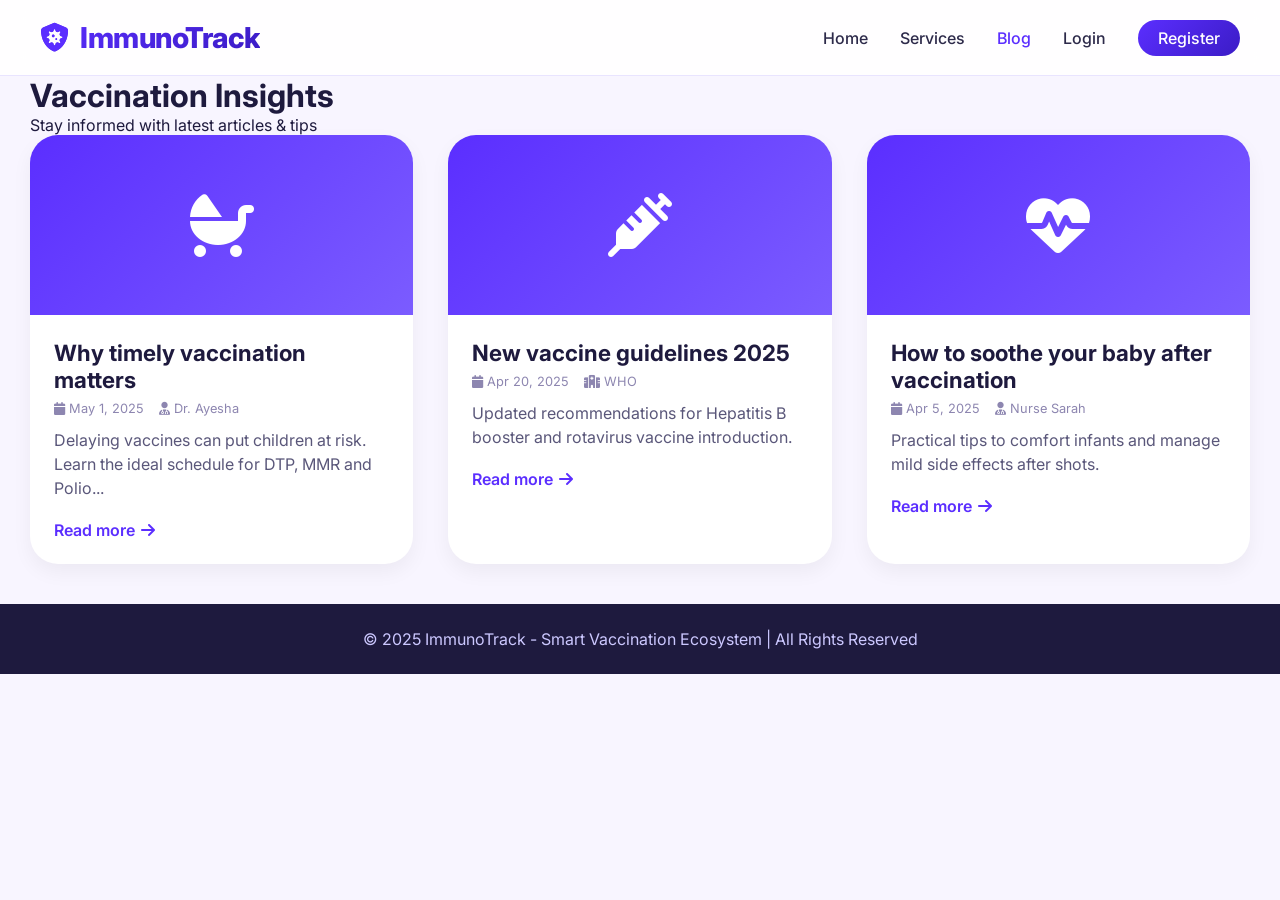
<file: blog.html>
<!DOCTYPE html>
<html lang="en">

<head>
    <meta charset="UTF-8">
    <meta name="viewport" content="width=device-width, initial-scale=1.0">
    <title>Blog | ImmunoTrack</title>
    <link href="https://fonts.googleapis.com/css2?family=Inter:opsz,wght@14..32,300;400;500;600;700;800&display=swap"
        rel="stylesheet">

    <link rel="stylesheet" href="https://cdnjs.cloudflare.com/ajax/libs/font-awesome/6.4.0/css/all.min.css">
    <link rel="stylesheet" href="css/frontend.css">
   
</head>

<body>
    <nav class="navbar">
        <div class="logo"><i class="fas fa-shield-virus"></i> ImmunoTrack</div>
        <ul class="nav-links">
            <li><a href="index.html">Home</a></li>
            <li><a href="services.html">Services</a></li>
            <li><a href="blog.html" class="active">Blog</a></li>
            <li><a href="login.html">Login</a></li>
            <li><a href="register.html" class="btn-nav">Register</a></li>
        </ul>
    </nav>
    <div class="container">
        <div class="page-header">
            <h1>Vaccination Insights</h1>
            <p>Stay informed with latest articles & tips</p>
        </div>
        <div class="blog-grid">
            <div class="blog-card">
                <div class="blog-img"><i class="fas fa-baby-carriage"></i></div>
                <div class="blog-content">
                    <h3>Why timely vaccination matters</h3>
                    <div class="blog-meta"><span><i class="fas fa-calendar"></i> May 1, 2025</span><span><i
                                class="fas fa-user-md"></i> Dr. Ayesha</span></div>
                    <p>Delaying vaccines can put children at risk. Learn the ideal schedule for DTP, MMR and Polio...
                    </p>
                    <a href="#" class="read-more">Read more <i class="fas fa-arrow-right"></i></a>
                </div>
            </div>
            <div class="blog-card">
                <div class="blog-img"><i class="fas fa-syringe"></i></div>
                <div class="blog-content">
                    <h3>New vaccine guidelines 2025</h3>
                    <div class="blog-meta"><span><i class="fas fa-calendar"></i> Apr 20, 2025</span><span><i
                                class="fas fa-hospital"></i> WHO</span></div>
                    <p>Updated recommendations for Hepatitis B booster and rotavirus vaccine introduction.</p>
                    <a href="#" class="read-more">Read more <i class="fas fa-arrow-right"></i></a>
                </div>
            </div>
            <div class="blog-card">
                <div class="blog-img"><i class="fas fa-heartbeat"></i></div>
                <div class="blog-content">
                    <h3>How to soothe your baby after vaccination</h3>
                    <div class="blog-meta"><span><i class="fas fa-calendar"></i> Apr 5, 2025</span><span><i
                                class="fas fa-user-md"></i> Nurse Sarah</span></div>
                    <p>Practical tips to comfort infants and manage mild side effects after shots.</p>
                    <a href="#" class="read-more">Read more <i class="fas fa-arrow-right"></i></a>
                </div>
            </div>
        </div>
    </div>
    <footer>
        <p>© 2025 ImmunoTrack - Smart Vaccination Ecosystem | All Rights Reserved</p>
    </footer>
    <script src"js/frontend.js"></script>
</body>

</html>
</file>
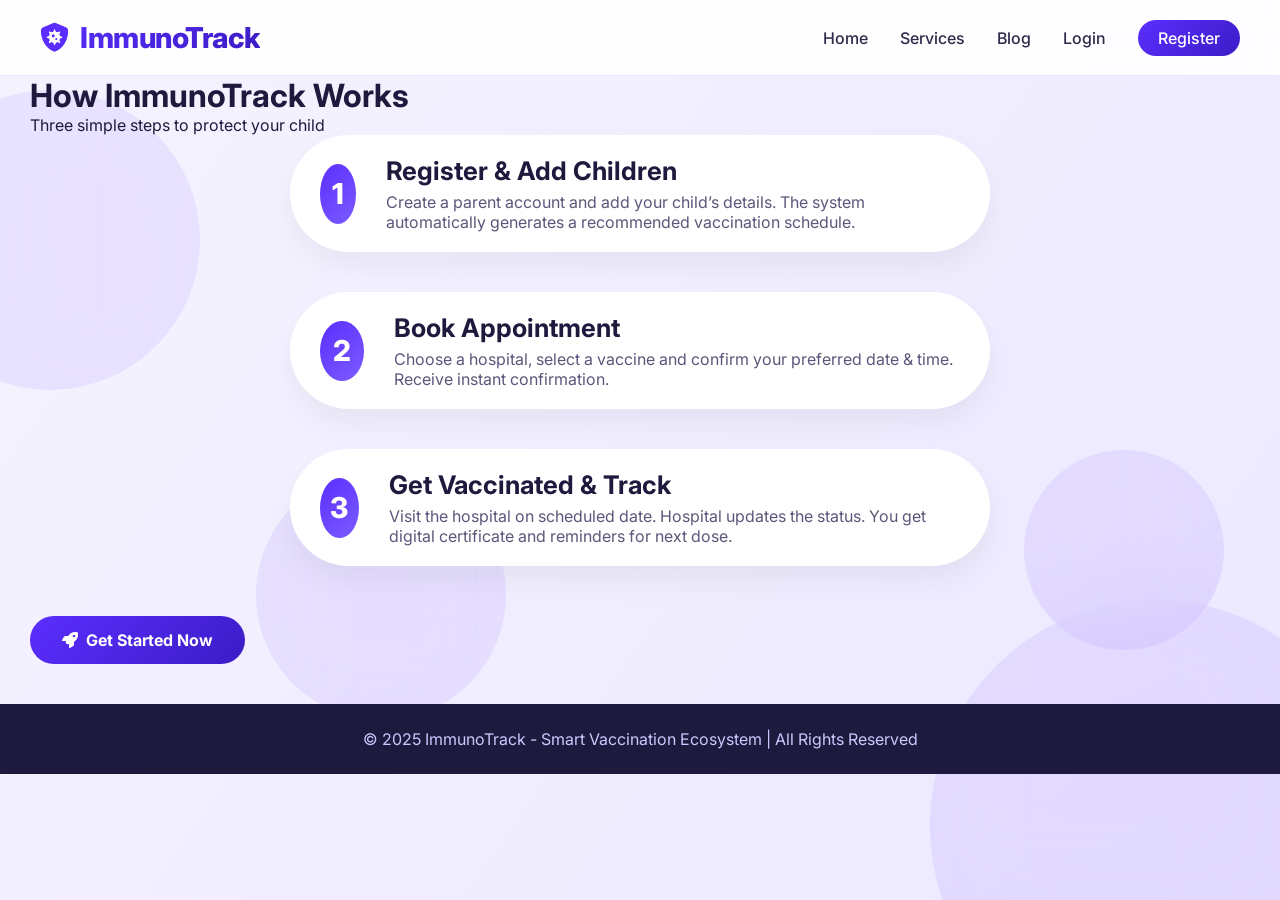
<file: How it works.html>
<!DOCTYPE html>
<html lang="en">

<head>
    <meta charset="UTF-8">
    <meta name="viewport" content="width=device-width, initial-scale=1.0">
    <title>How It Works | ImmunoTrack</title>
    <link href="https://fonts.googleapis.com/css2?family=Inter:opsz,wght@14..32,300;400;500;600;700;800&display=swap"
        rel="stylesheet">
    <link rel="stylesheet" href="https://cdnjs.cloudflare.com/ajax/libs/font-awesome/6.4.0/css/all.min.css">
    <link rel="stylesheet" href="css/frontend.css">
   
</head>

<body>
    <div class="animated-bg"></div>
<div class="floating-shapes">
    <div class="shape-bg-1"></div>
    <div class="shape-bg-2"></div>
    <div class="shape-bg-3"></div>
    <div class="shape-bg-4"></div>
</div>
    <nav class="navbar">
        <div class="logo"><i class="fas fa-shield-virus"></i> ImmunoTrack</div>
        <ul class="nav-links">
            <li><a href="index.html">Home</a></li>
            <li><a href="services.html">Services</a></li>
            <li><a href="blog.html">Blog</a></li>
            <li><a href="login.html">Login</a></li>
            <li><a href="register.html" class="btn-nav">Register</a></li>
        </ul>
    </nav>
    <div class="container">
        <h1>How ImmunoTrack Works</h1>
        <div class="sub">Three simple steps to protect your child</div>
        <div class="steps">
            <div class="step">
                <div class="step-number">1</div>
                <div class="step-text">
                    <h3>Register & Add Children</h3>
                    <p>Create a parent account and add your child’s details. The system automatically generates a
                        recommended vaccination schedule.</p>
                </div>
            </div>
            <div class="step">
                <div class="step-number">2</div>
                <div class="step-text">
                    <h3>Book Appointment</h3>
                    <p>Choose a hospital, select a vaccine and confirm your preferred date & time. Receive instant
                        confirmation.</p>
                </div>
            </div>
            <div class="step">
                <div class="step-number">3</div>
                <div class="step-text">
                    <h3>Get Vaccinated & Track</h3>
                    <p>Visit the hospital on scheduled date. Hospital updates the status. You get digital certificate
                        and reminders for next dose.</p>
                </div>
            </div>
        </div>
        <a href="../register.html" class="btn-cta"><i class="fas fa-rocket"></i> Get Started Now</a>
    </div>
    <footer>
        <p>© 2025 ImmunoTrack - Smart Vaccination Ecosystem | All Rights Reserved</p>
    </footer>
</body>

</html>
</file>
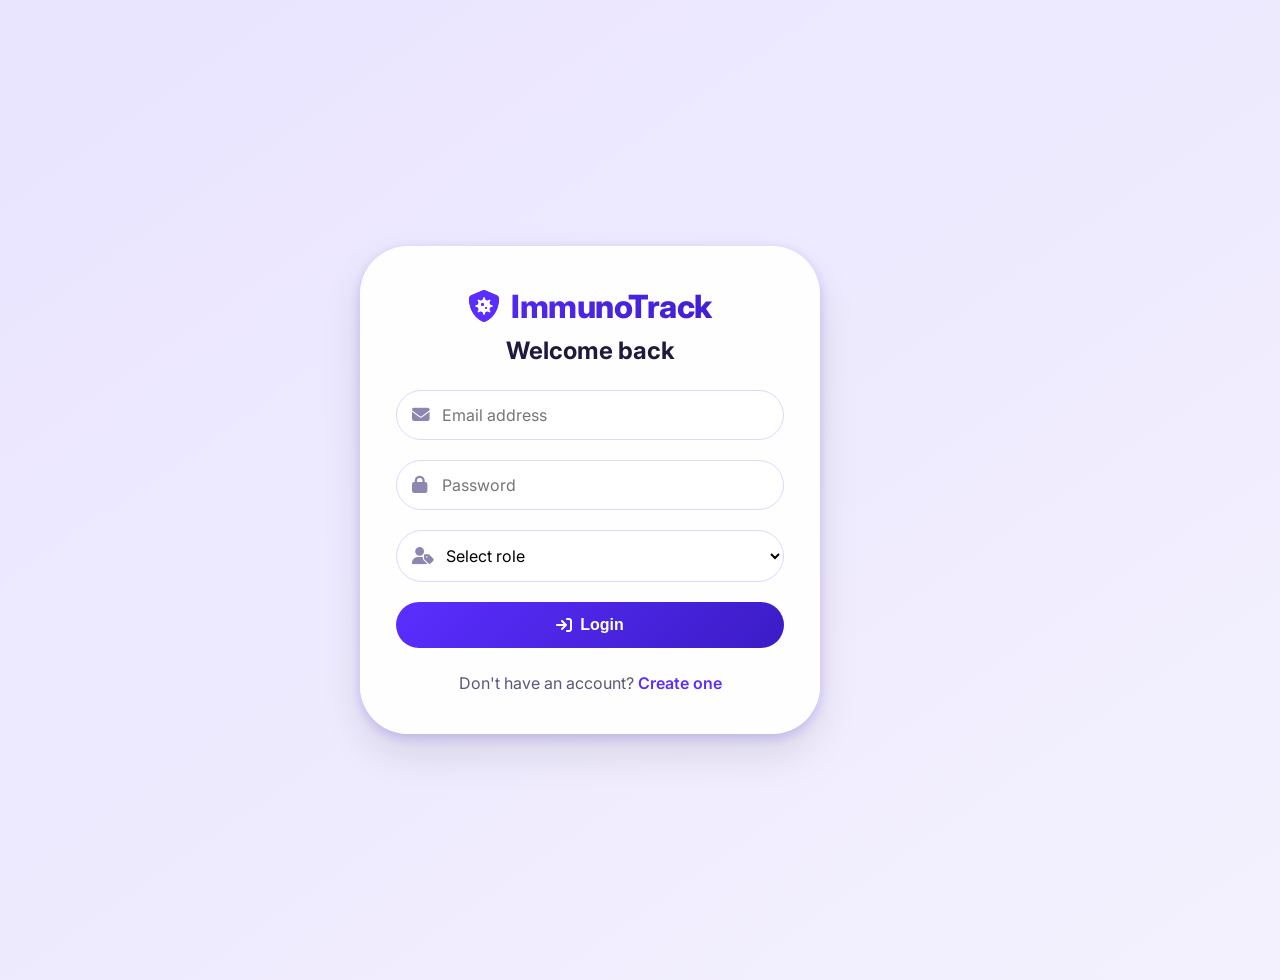
<file: login.html>
<!DOCTYPE html>
<html lang="en">

<head>
    <meta charset="UTF-8">
    <meta name="viewport" content="width=device-width, initial-scale=1.0">
    <title>Login | ImmunoTrack</title>
    <link
        href="https://fonts.googleapis.com/css2?family=Inter:opsz,wght@14..32,300;14..32,400;14..32,600;14..32,700;14..32,800&display=swap"
        rel="stylesheet">
    <link rel="stylesheet" href="https://cdnjs.cloudflare.com/ajax/libs/font-awesome/6.4.0/css/all.min.css">
    
    <link rel="stylesheet" href="css/frontend.css">
</head>

<body>
    
<body>

    <div
        style=" margin-right:100px; display: flex; justify-content: center; align-items: center; min-height: 100vh; width: 100vw; position: relative; z-index: 5; padding: 20px;">

        <div class="login-container">
            <div class="logo"><i class="fas fa-shield-virus"></i> ImmunoTrack</div>
            <h2>Welcome back</h2>
            <form id="loginForm">
                <div class="input-group">
                    <i class="fas fa-envelope"></i>
                    <input type="email" id="email" placeholder="Email address" required>
                </div>
                <div class="input-group">
                    <i class="fas fa-lock"></i>
                    <input type="password" id="password" placeholder="Password" required>
                </div>
                <div class="input-group">
                    <i class="fas fa-user-tag"></i>
                    <select id="role" required>
                        <option value="">Select role</option>
                        <option value="parent">Parent</option>
                        <option value="hospital">Hospital</option>

                    </select>
                </div>
                <button type="submit" class="btn-login"><i class="fas fa-arrow-right-to-bracket"></i> Login</button>
                <div id="loginError" class="error-msg"></div>
            </form>
            <div class="register-link">
                Don't have an account? <a href="register.html">Create one</a>
            </div>
        </div>
    </div>

 
    <script src="js/frontend.js"></script>
</body>

</html>
</file>
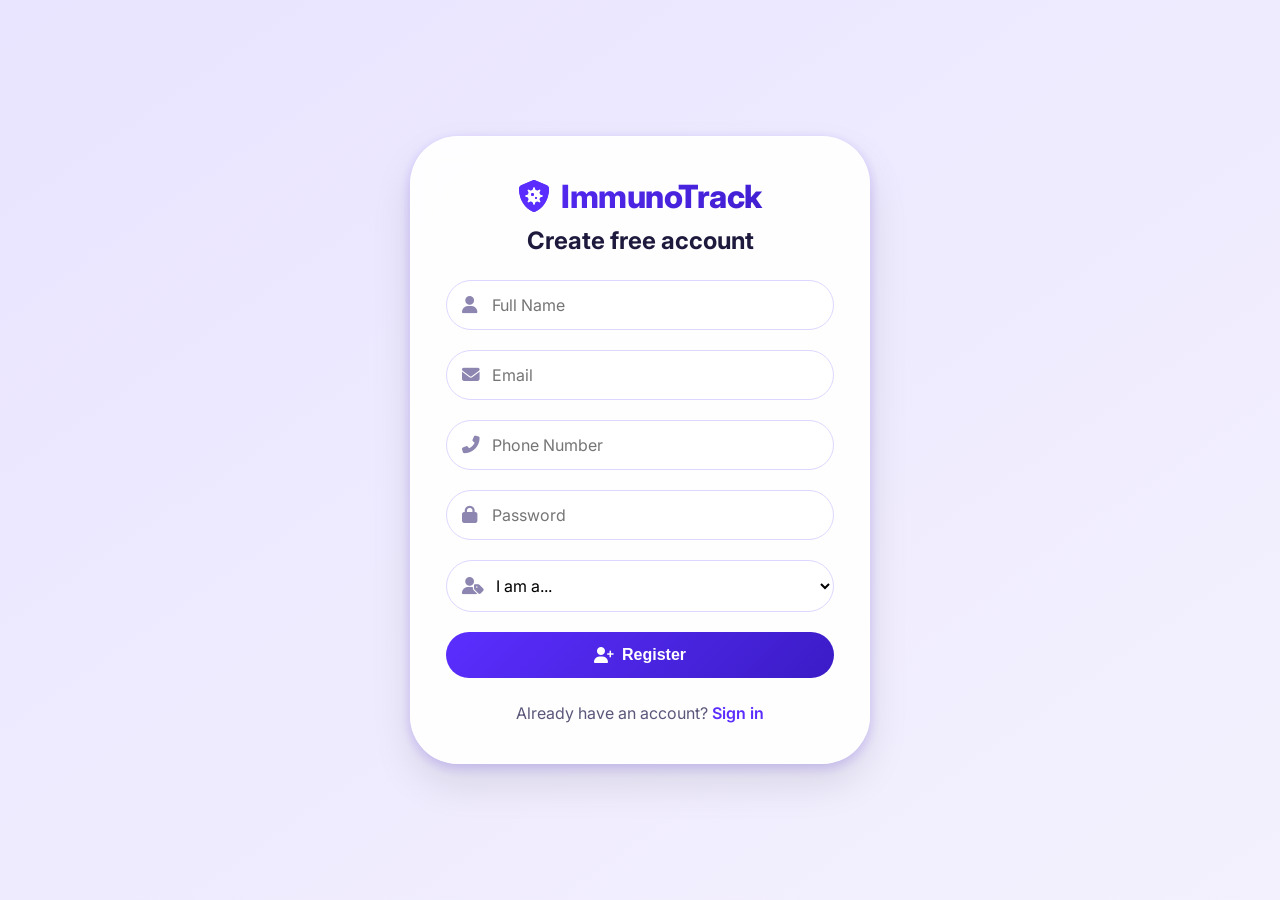
<file: register.html>
<!DOCTYPE html>
<html lang="en">

<head>
    <meta charset="UTF-8">
    <meta name="viewport" content="width=device-width, initial-scale=1.0">
    <title>Register | ImmunoTrack</title>
    <link
        href="https://fonts.googleapis.com/css2?family=Inter:opsz,wght@14..32,300;14..32,400;14..32,600;14..32,700;14..32,800&display=swap"
        rel="stylesheet">
    <link rel="stylesheet" href="https://cdnjs.cloudflare.com/ajax/libs/font-awesome/6.4.0/css/all.min.css">
    <link rel="stylesheet" href="css/frontend.css">
    
</head>

<body>
   <div class="register-container">
        <div class="logo"><i class="fas fa-shield-virus"></i> ImmunoTrack</div>
        <h2>Create free account</h2>
        <form id="registerForm">
            <div class="input-group">
                <i class="fas fa-user"></i>
                <input type="text" id="fullname" placeholder="Full Name" required>
            </div>
            <div class="input-group">
                <i class="fas fa-envelope"></i>
                <input type="email" id="email" placeholder="Email" required>
            </div>
            <div class="input-group">
                <i class="fas fa-phone-alt"></i>
                <input type="tel" id="phone" placeholder="Phone Number" required>
            </div>
            <div class="input-group">
                <i class="fas fa-lock"></i>
                <input type="password" id="password" placeholder="Password" required>
            </div>
            <div class="input-group">
                <i class="fas fa-user-tag"></i>
                <select id="role" required>
                    <option value="">I am a...</option>
                    <option value="parent">Parent</option>
                    <option value="hospital">Hospital Representative</option>
                    <!-- Admin registration not exposed publicly -->
                </select>
            </div>
            <button type="submit" class="btn-register"><i class="fas fa-user-plus"></i> Register</button>
            <div id="registerMsg" class="error-msg"></div>
        </form>
        <div class="login-link">
            Already have an account? <a href="login.html">Sign in</a>
        </div>
    </div>


   
    <script src="js/frontend.js"></script>
</body>

</html>
</file>
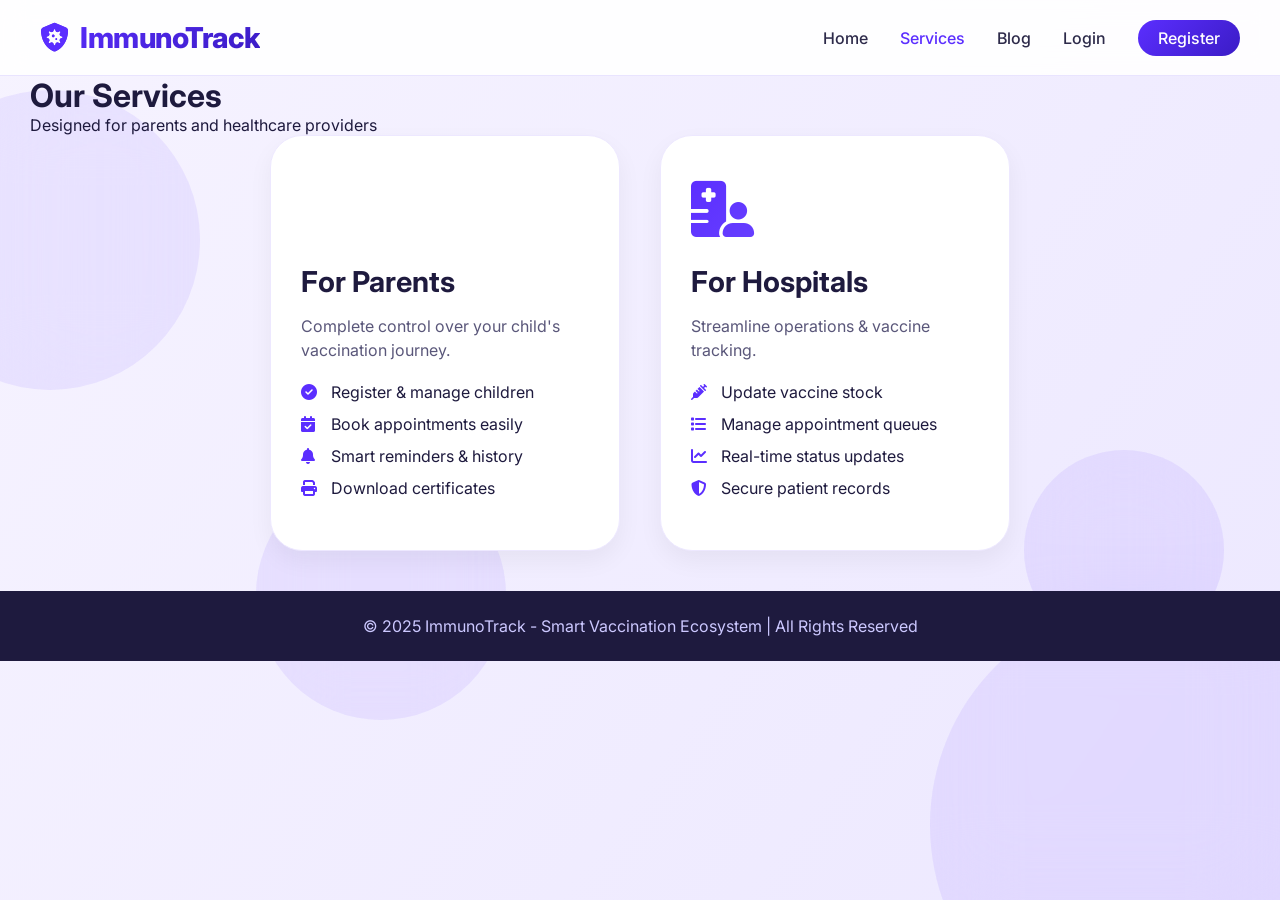
<file: services.html>
<!DOCTYPE html>
<html lang="en">
<head>
    <meta charset="UTF-8">
    <meta name="viewport" content="width=device-width, initial-scale=1.0">
    <title>Our Services | ImmunoTrack</title>
    <link href="https://fonts.googleapis.com/css2?family=Inter:opsz,wght@14..32,300;400;500;600;700;800&display=swap" rel="stylesheet">
    <link rel="stylesheet" href="https://cdnjs.cloudflare.com/ajax/libs/font-awesome/6.4.0/css/all.min.css">
   
  <link rel="stylesheet" href="css/frontend.css"> 
</head>
<body>
<nav class="navbar">
    <div class="logo"><i class="fas fa-shield-virus"></i> ImmunoTrack</div>
    <ul class="nav-links">
        <li><a href="index.html">Home</a></li>
        <li><a href="services.html" class="active">Services</a></li>
        <li><a href="blog.html">Blog</a></li>
        <li><a href="login.html">Login</a></li>
        <li><a href="register.html" class="btn-nav">Register</a></li>
    </ul>
</nav>
<div class="container">
    <div class="page-header">
        <h1>Our Services</h1>
        <p>Designed for parents and healthcare providers</p>
    </div>
    <div class="services-grid">
        <div class="service-card">
            <div class="service-icon"><i class="fas fa-family"></i></div>
            <h3>For Parents</h3>
            <p>Complete control over your child's vaccination journey.</p>
            <ul class="feature-list">
                <li><i class="fas fa-check-circle"></i> Register & manage children</li>
                <li><i class="fas fa-calendar-check"></i> Book appointments easily</li>
                <li><i class="fas fa-bell"></i> Smart reminders & history</li>
                <li><i class="fas fa-print"></i> Download certificates</li>
            </ul>
        </div>
        <div class="service-card">
            <div class="service-icon"><i class="fas fa-hospital-user"></i></div>
            <h3>For Hospitals</h3>
            <p>Streamline operations & vaccine tracking.</p>
            <ul class="feature-list">
                <li><i class="fas fa-syringe"></i> Update vaccine stock</li>
                <li><i class="fas fa-list"></i> Manage appointment queues</li>
                <li><i class="fas fa-chart-line"></i> Real-time status updates</li>
                <li><i class="fas fa-shield-alt"></i> Secure patient records</li>
            </ul>
        </div>
    </div>
</div>
<footer>
    <p>© 2025 ImmunoTrack - Smart Vaccination Ecosystem | All Rights Reserved</p>
</footer>
<div class="animated-bg"></div>
<div class="floating-shapes">
    <div class="shape-bg-1"></div>
    <div class="shape-bg-2"></div>
    <div class="shape-bg-3"></div>
    <div class="shape-bg-4"></div>
</div>
    <script src="js/frontend.js"> </script>
</body>
</html>
</file>
<file: css/frontend.css>
* {
  margin: 0;
  padding: 0;
  box-sizing: border-box;
}

body {
  font-family: 'Inter', sans-serif;
  background: #F8F5FF;
  color: #1E1A3E;
  overflow-x: hidden;
}

:root {
  --purple-dark: #4A1ADB;
  --purple-primary: #5B2EFF;
  --purple-light: #7B5CFF;
  --purple-glow: rgba(91, 46, 255, 0.2);
  --gradient: linear-gradient(135deg, #5B2EFF, #3B1CC6);
  --gradient-light: linear-gradient(135deg, #F0ECFF, #FFFFFF);
}

/* Animations */
@keyframes fadeUp {
  0% {
    opacity: 0;
    transform: translateY(30px);
  }

  100% {
    opacity: 1;
    transform: translateY(0);
  }
}

@keyframes float {
  0% {
    transform: translateY(0px);
  }

  50% {
    transform: translateY(-15px);
  }

  100% {
    transform: translateY(0px);
  }
}

@keyframes pulseGlow {
  0% {
    box-shadow: 0 0 0 0 var(--purple-glow);
  }

  70% {
    box-shadow: 0 0 0 20px rgba(91, 46, 255, 0);
  }

  100% {
    box-shadow: 0 0 0 0 rgba(91, 46, 255, 0);
  }
}

@keyframes gradientShift {
  0% {
    background-position: 0% 50%;
  }

  50% {
    background-position: 100% 50%;
  }

  100% {
    background-position: 0% 50%;
  }
}

@keyframes floatShape {
  0% {
    transform: translate(0, 0) rotate(0deg);
  }

  100% {
    transform: translate(40px, 25px) rotate(12deg);
  }
}

@keyframes fadeSlide {
  from {
    opacity: 0;
    transform: translateY(20px);
  }

  to {
    opacity: 1;
    transform: translateY(0);
  }
}

@keyframes slideUp {
  from {
    opacity: 0;
    transform: translateY(30px);
  }

  to {
    opacity: 1;
    transform: translateY(0);
  }
}

@keyframes fadeDown {
  from {
    opacity: 0;
    transform: translateY(-20px);
  }

  to {
    opacity: 1;
    transform: translateY(0);
  }
}

@keyframes gradientText {
  0% {
    background-position: 0% 50%;
  }

  100% {
    background-position: 100% 50%;
  }
}

/* Animated Background */
.animated-bg {
  position: fixed;
  top: 0;
  left: 0;
  width: 100%;
  height: 100%;
  z-index: -2;
  background: linear-gradient(125deg, #F6F3FF, #E9E4FF, #F0ECFF, #DDD6FE);
  background-size: 400% 400%;
  animation: gradientShift 22s ease infinite;
}

/* Floating Shapes */
.floating-shapes {
  position: fixed;
  top: 0;
  left: 0;
  width: 100%;
  height: 100%;
  z-index: -1;
  overflow: hidden;
  pointer-events: none;
}

.floating-shapes div {
  position: absolute;
  background: rgba(91, 46, 255, 0.08);
  backdrop-filter: blur(40px);
  border-radius: 50%;
  animation: floatShape 18s infinite alternate ease-in-out;
}

.shape-1 {
  width: 400px;
  height: 400px;
  top: -100px;
  left: -150px;
}

.shape-2 {
  width: 500px;
  height: 500px;
  bottom: -200px;
  right: -100px;
  animation-duration: 25s;
}

.shape-3 {
  width: 300px;
  height: 300px;
  top: 50%;
  left: 70%;
  animation-duration: 20s;
}

.shape-4 {
  width: 200px;
  height: 200px;
  bottom: 10%;
  left: 10%;
  animation-duration: 22s;
}

/* Navbar */
.navbar {
  display: flex;
  justify-content: space-between;
  align-items: center;
  padding: 20px 40px;
  background: rgba(255, 255, 255, 0.9);
  backdrop-filter: blur(12px);
  position: sticky;
  top: 0;
  z-index: 100;
  border-bottom: 1px solid #E9E4FF;
}

.logo {
  font-size: 1.8rem;
  font-weight: 800;
  background: var(--gradient);
  -webkit-background-clip: text;
  background-clip: text;
  color: transparent;
  letter-spacing: -0.5px;
}

.logo i {
  background: none;
  -webkit-background-clip: unset;
  color: #5B2EFF;
  margin-right: 6px;
}

.nav-links {
  display: flex;
  gap: 32px;
  align-items: center;
  list-style: none;
}

.nav-links a {
  text-decoration: none;
  font-weight: 500;
  color: #2D2A4A;
  transition: 0.2s;
}

.nav-links a:hover,
.nav-links a.active {
  color: #5B2EFF;
}

.btn-nav {
  background: var(--gradient);
  color: white !important;
  padding: 8px 20px;
  border-radius: 40px;
  transition: 0.2s;
}

.btn-nav:hover {
  transform: scale(1.02);
  box-shadow: 0 8px 20px rgba(91, 46, 255, 0.3);
}

/* Container */
.container {
  max-width: 1300px;
  margin: 0 auto;
  padding: 0 30px;
}

/* Hero Section */
.hero {
  display: flex;
  align-items: center;
  justify-content: space-between;
  gap: 50px;
  padding: 60px 40px;
  flex-wrap: wrap;
}

.hero-left {
  flex: 1;
  animation: fadeUp 0.8s ease;
}

.hero-left h1 {
  font-size: 3.2rem;
  font-weight: 800;
  line-height: 1.2;
  background: linear-gradient(135deg, #2D2A4A, #5B2EFF);
  -webkit-background-clip: text;
  background-clip: text;
  color: transparent;
  margin-bottom: 20px;
}

.hero-left p {
  font-size: 1.1rem;
  color: #4A4570;
  margin-bottom: 30px;
  max-width: 90%;
}

.hero-buttons {
  display: flex;
  gap: 18px;
  flex-wrap: wrap;
}

.hero-right {
  flex: 1;
  text-align: center;
  animation: float 5s ease-in-out infinite;
}

.hero-right img {
  max-width: 100%;
  border-radius: 40px;
  box-shadow: 0 30px 40px -20px rgba(0, 0, 0, 0.2);
}

/* Buttons */
.btn-primary {
  background: var(--gradient);
  color: white;
  padding: 12px 28px;
  border-radius: 40px;
  text-decoration: none;
  font-weight: 600;
  transition: 0.2s;
  display: inline-flex;
  align-items: center;
  gap: 8px;
}

.btn-primary:hover {
  transform: translateY(-3px);
  box-shadow: 0 12px 25px rgba(91, 46, 255, 0.35);
}

.btn-secondary {
  background: white;
  border: 1px solid #DDD6FE;
  color: #5B2EFF;
  padding: 12px 28px;
  border-radius: 40px;
  text-decoration: none;
  font-weight: 600;
  transition: 0.2s;
}

.btn-secondary:hover {
  background: #F0ECFF;
  border-color: #5B2EFF;
}

/* Stats Banner */
.stats-banner {
  background: var(--gradient);
  color: white;
  border-radius: 80px;
  margin: 30px 40px;
  padding: 30px 20px;
  display: flex;
  justify-content: space-around;
  flex-wrap: wrap;
  text-align: center;
}

.stat-item h3 {
  font-size: 2.2rem;
  font-weight: 800;
}

.stat-item p {
  opacity: 0.9;
}

/* Services Section */
.services-grid {
            display: flex;
            gap: 40px;
            justify-content: center;
            flex-wrap: wrap;
        }

        .service-card {
            background: white;
            border-radius: 32px;
            padding: 40px 30px;
            width: 350px;
            transition: all 0.4s cubic-bezier(0.2, 0.9, 0.4, 1.1);
            box-shadow: 0 10px 25px rgba(0, 0, 0, 0.05);
            border: 1px solid #EDE8FF;
            animation: fadeUp 0.6s ease backwards;
        }

        .service-card:nth-child(1) {
            animation-delay: 0.1s;
        }

        .service-card:nth-child(2) {
            animation-delay: 0.3s;
        }

        .service-card:hover {
            transform: translateY(-12px) scale(1.02);
            box-shadow: 0 30px 40px rgba(91, 46, 255, 0.15);
            border-color: #5B2EFF;
        }

        .service-icon {
            font-size: 3.5rem;
            background: linear-gradient(135deg, #5B2EFF, #7B5CFF);
            -webkit-background-clip: text;
            background-clip: text;
            color: transparent;
            margin-bottom: 20px;
        }

        .service-card h3 {
            font-size: 1.8rem;
            margin-bottom: 15px;
        }

        .service-card p {
            color: #5A577A;
            line-height: 1.5;
            margin-bottom: 20px;
        }

        .feature-list {
            text-align: left;
            list-style: none;
        }

        .feature-list li {
            margin: 12px 0;
            display: flex;
            align-items: center;
            gap: 10px;
        }

        .feature-list i {
            color: #5B2EFF;
            width: 20px;
        }


/* Testimonials */
.testimonials {
  background: white;
  border-radius: 50px;
  margin: 40px;
  padding: 50px 30px;
  text-align: center;
}

.testimonial-grid {
  display: flex;
  gap: 30px;
  justify-content: center;
  flex-wrap: wrap;
  margin-top: 30px;
}

.testimonial-card {
  background: #F9F8FF;
  border-radius: 28px;
  padding: 25px;
  max-width: 320px;
  text-align: left;
  transition: all 0.3s ease;
}

.testimonial-card i {
  color: #FFC107;
  margin-bottom: 10px;
}

.testimonial-card p {
  font-style: italic;
  margin: 15px 0;
}

.testimonial-card h4 {
  color: #3B1CC6;
}

.testimonial-card:hover {
  transform: translateY(-8px);
  box-shadow: 0 25px 35px rgba(91, 46, 255, 0.15);
}

/* FAQ */
.faq {
  padding: 40px;
  max-width: 900px;
  margin: auto;
}

.faq h2 {
  text-align: center;
  margin-bottom: 30px;
}

.faq-item {
  background: white;
  border-radius: 20px;
  margin-bottom: 16px;
  padding: 18px 24px;
  cursor: pointer;
  border: 1px solid #EDE8FF;
  animation: fadeUp 0.6s ease backwards;
}

.faq-item:nth-child(1) {
  animation-delay: 0.1s;
}

.faq-item:nth-child(2) {
  animation-delay: 0.2s;
}

.faq-item:nth-child(3) {
  animation-delay: 0.3s;
}

.faq-question {
  display: flex;
  justify-content: space-between;
  font-weight: 700;
  font-size: 1.1rem;
}

.faq-answer {
  max-height: 0;
  overflow: hidden;
  transition: max-height 0.4s ease, padding 0.2s;
  color: #5A577A;
  padding-top: 0;
}

.faq-item.active .faq-answer {
  max-height: 200px;
  padding-top: 12px;
}

/* Steps (How it works) */
.steps {
  display: flex;
  flex-direction: column;
  gap: 40px;
  align-items: center;
}

.step {
  display: flex;
  align-items: center;
  gap: 30px;
  background: white;
  border-radius: 60px;
  padding: 20px 30px;
  width: 100%;
  max-width: 700px;
  box-shadow: 0 15px 30px rgba(0, 0, 0, 0.05);
  transition: 0.3s;
  animation: slideUp 0.6s backwards;
}

.step:nth-child(1) {
  animation-delay: 0.1s;
}

.step:nth-child(2) {
  animation-delay: 0.2s;
}

.step:nth-child(3) {
  animation-delay: 0.3s;
}

.step:hover {
  transform: scale(1.02);
  box-shadow: 0 20px 35px rgba(91, 46, 255, 0.2);
}

.step-number {
  background: linear-gradient(135deg, #5B2EFF, #7B5CFF);
  width: 60px;
  height: 60px;
  border-radius: 50%;
  display: flex;
  align-items: center;
  justify-content: center;
  font-size: 1.8rem;
  font-weight: 800;
  color: white;
}

.step-text {
  text-align: left;
}

.step-text h3 {
  font-size: 1.6rem;
  margin-bottom: 6px;
}

.step-text p {
  color: #5A577A;
}

/* Blog Grid */
.blog-grid {
  display: grid;
  grid-template-columns: repeat(auto-fit, minmax(320px, 1fr));
  gap: 35px;
}

.blog-card {
  background: white;
  border-radius: 28px;
  overflow: hidden;
  transition: all 0.4s ease;
  box-shadow: 0 8px 20px rgba(0, 0, 0, 0.05);
  animation: slideUp 0.5s backwards;
}

.blog-card:nth-child(1) {
  animation-delay: 0.1s;
}

.blog-card:nth-child(2) {
  animation-delay: 0.2s;
}

.blog-card:nth-child(3) {
  animation-delay: 0.3s;
}

.blog-card:hover {
  transform: translateY(-8px);
  box-shadow: 0 25px 35px rgba(91, 46, 255, 0.15);
}

.blog-img {
  background: linear-gradient(135deg, #5B2EFF, #7B5CFF);
  height: 180px;
  display: flex;
  align-items: center;
  justify-content: center;
  font-size: 4rem;
  color: white;
}

.blog-content {
  padding: 24px;
}

.blog-content h3 {
  font-size: 1.4rem;
  margin-bottom: 8px;
}

.blog-meta {
  color: #8D86B0;
  font-size: 0.8rem;
  margin-bottom: 12px;
  display: flex;
  gap: 15px;
}

.blog-content p {
  color: #5A577A;
  line-height: 1.5;
  margin-bottom: 20px;
}

.read-more {
  color: #5B2EFF;
  text-decoration: none;
  font-weight: 600;
  display: inline-flex;
  align-items: center;
  gap: 6px;
}

/* Login/Register Containers */
/* Login aur Register pages ki body ko center karne ke liye automatic handle */
body:has(.login-container),
body:has(.register-container) {
  background: linear-gradient(145deg, #E9E4FF 0%, #F4F1FE 100%);
  min-height: 100vh;
  display: flex;
  align-items: center;
  justify-content: center;
  padding: 40px 20px;
  position: relative;
  overflow-x: hidden;
  box-sizing: border-box;
  margin-top: 0;
}

/* Base structural properties for containers */
.login-container,
.register-container {
  background: rgba(255, 255, 255, 0.92);
  backdrop-filter: blur(12px);
  border-radius: 48px;
  box-shadow: 0 20px 40px rgba(0, 0, 0, 0.1), 0 4px 12px rgba(91, 46, 255, 0.2);
  width: 460px;
  max-width: 100%;
  padding: 40px 35px;
  z-index: 2;
  transition: transform 0.3s ease, box-shadow 0.3s;
  border: 1px solid rgba(255, 255, 255, 0.6);
  animation: fadeSlide 0.6s ease-out;
  margin-top: 0 auto;
}

.login-container:hover,
.register-container:hover {
  transform: translateY(-5px);
  box-shadow: 0 30px 50px rgba(91, 46, 255, 0.25);
}

.login-container .logo,
.register-container .logo {
  font-size: 2rem;
  font-weight: 800;
  background: var(--gradient);
  -webkit-background-clip: text;
  background-clip: text;
  color: transparent;
  text-align: center;
  margin-bottom: 10px;
}

.login-container h2,
.register-container h2 {
  text-align: center;
  font-weight: 700;
  margin: 10px 0 25px;
  color: #1E1A3E;
  background: none;
  -webkit-background-clip: unset;
  background-clip: unset;
}

/* Inputs element structure and sizes */
.login-container .input-group,
.register-container .input-group {
  margin-bottom: 20px;
  position: relative;
}

.login-container .input-group i,
.register-container .input-group i {
  position: absolute;
  left: 16px;
  top: 50%;
  transform: translateY(-50%);
  color: #8D86B0;
  font-size: 1.1rem;
}

.login-container input,
.login-container select,
.register-container input,
.register-container select {
  width: 100%;
  padding: 14px 16px 14px 45px;
  border: 1px solid #DDD6FE;
  border-radius: 40px;
  /* Symmetrical circular capsule border */
  font-size: 1rem;
  background: white;
  transition: 0.2s;
  font-family: inherit;
}

.login-container input:focus,
.login-container select:focus,
.register-container input:focus,
.register-container select:focus {
  outline: none;
  border-color: #5B2EFF;
  box-shadow: 0 0 0 3px rgba(91, 46, 255, 0.2);
}

/* Authentic actionable submit nodes */
.btn-login,
.btn-register {
  width: 100%;
  background: var(--gradient);
  color: white;
  border: none;
  padding: 14px;
  border-radius: 40px;
  font-weight: 700;
  font-size: 1rem;
  cursor: pointer;
  transition: 0.3s;
  margin-top: 8px;
  display: flex;
  align-items: center;
  justify-content: center;
  gap: 8px;
}

.btn-login:hover,
.btn-register:hover {
  transform: scale(1.02);
  box-shadow: 0 8px 20px rgba(91, 46, 255, 0.4);
}

/* Redirectional link setups */
.login-link,
.register-link {
  text-align: center;
  margin-top: 25px;
  color: #5A577A;
}

.login-link a,
.register-link a {
  color: #5B2EFF;
  text-decoration: none;
  font-weight: 600;
}

.login-link a:hover,
.register-link a:hover {
  text-decoration: underline;
}

/* Alert response wrappers */
.error-msg {
  color: #ebb9b9;
  background: #FFE6E6;
  padding: 12px;
  border-radius: 10px;
  font-size: 0.85rem;
  margin-top: 15px;
  text-align: center;
}

.error-msg:empty {
  display: none !important;
}

.success-msg {
  color: #28A745;
  background: #E0F7E8;
  padding: 12px;
  border-radius: 10px;
  font-size: 0.85rem;
  margin-top: 15px;
  text-align: center;
}

/* .error-msg {
  background: #FFE6E6;
  color: #FF6B6B;
  padding: 12px;
  border-radius: 10px;
  text-align: center;
  margin-bottom: 15px;
}

.success-msg {
  background: #E0F7E8;
  color: #28A745;
  padding: 12px;
  border-radius: 10px;
  text-align: center;
  margin-bottom: 15px;
} */

.btn-cta {
  margin-top: 50px;
  background: var(--gradient);
  color: white;
  padding: 14px 32px;
  border-radius: 40px;
  text-decoration: none;
  font-weight: 700;
  display: inline-flex;
  align-items: center;
  gap: 8px;
  transition: 0.3s;
}

.btn-cta:hover {
  transform: translateY(-3px);
  box-shadow: 0 10px 20px rgba(91, 46, 255, 0.3);
}


/* Footer */
footer {
  background: #1E1A3E;
  color: #CCC8FF;
  text-align: center;
  padding: 25px;
  margin-top: 40px;
}

/* Responsive */
@media (max-width: 850px) {
  .navbar {
    flex-direction: column;
    gap: 15px;
  }

  .nav-links {
    flex-wrap: wrap;
    justify-content: center;
  }

  .hero {
    flex-direction: column;
    text-align: center;
    padding: 30px;
  }

  .hero-left p {
    max-width: 100%;
  }

  .stats-banner {
    margin: 20px;
    border-radius: 40px;
  }
}

@media (max-width: 800px) {
  .step {
    flex-direction: column;
    text-align: center;
  }

  .step-text {
    text-align: center;
  }
}

/* Animated Gradient Background */
.animated-bg {
  position: fixed;
  top: 0;
  left: 0;
  width: 100%;
  height: 100%;
  z-index: -2;
  background: linear-gradient(125deg, #F6F3FF, #E9E4FF, #F0ECFF, #DDD6FE);
  background-size: 400% 400%;
  animation: gradientShift 15s ease infinite;
}

@keyframes gradientShift {
  0% {
    background-position: 0% 50%;
  }

  50% {
    background-position: 100% 50%;
  }

  100% {
    background-position: 0% 50%;
  }
}

/* Floating Shapes Background */
.floating-shapes {
  position: fixed;
  top: 0;
  left: 0;
  width: 100%;
  height: 100%;
  z-index: -1;
  overflow: hidden;
  pointer-events: none;
}

.floating-shapes div {
  position: absolute;
  background: rgba(91, 46, 255, 0.08);
  border-radius: 50%;
  animation: floatShape 20s infinite alternate ease-in-out;
}

.shape-bg-1 {
  width: 300px;
  height: 300px;
  top: 10%;
  left: -100px;
}

.shape-bg-2 {
  width: 450px;
  height: 450px;
  bottom: -150px;
  right: -100px;
  animation-duration: 25s;
}

.shape-bg-3 {
  width: 200px;
  height: 200px;
  top: 50%;
  left: 80%;
  animation-duration: 18s;
}

.shape-bg-4 {
  width: 250px;
  height: 250px;
  bottom: 20%;
  left: 20%;
  animation-duration: 22s;
}

@keyframes floatShape {
  0% {
    transform: translate(0, 0) rotate(0deg);
  }

  100% {
    transform: translate(50px, 30px) rotate(15deg);
  }
}

/* Mobile Responsive */
@media (max-width: 768px) {
  .sidebar {
    width: 70px;
  }

  .sidebar h2,
  .sidebar ul li span {
    display: none;
  }

  .main-content {
    margin-left: 70px;
    padding: 15px;
  }

  .stats-grid {
    grid-template-columns: 1fr;
  }

  .children-grid {
    grid-template-columns: 1fr;
  }

  .navbar {
    flex-direction: column;
    gap: 10px;
  }

  .hero {
    flex-direction: column;
    text-align: center;
  }

  .service-cards {
    flex-direction: column;
    align-items: center;
  }

  .card {
    width: 100%;
  }

  .filter-bar {
    flex-direction: column;
  }

  table {
    font-size: 12px;
  }

  th,
  td {
    padding: 6px;
  }
}
.menu-icon {
    display: none;
    font-size: 1.8rem;
    cursor: pointer;
    color: #5B2EFF;
}

@media (max-width: 768px) {
    .menu-icon {
        display: block;
    }
    .nav-links {
        display: none;
        width: 100%;
        flex-direction: column;
        text-align: center;
        padding: 15px 0;
    }
    .nav-links.show {
        display: flex;
    }
    .navbar {
        flex-wrap: wrap;
    }
}
</file>
